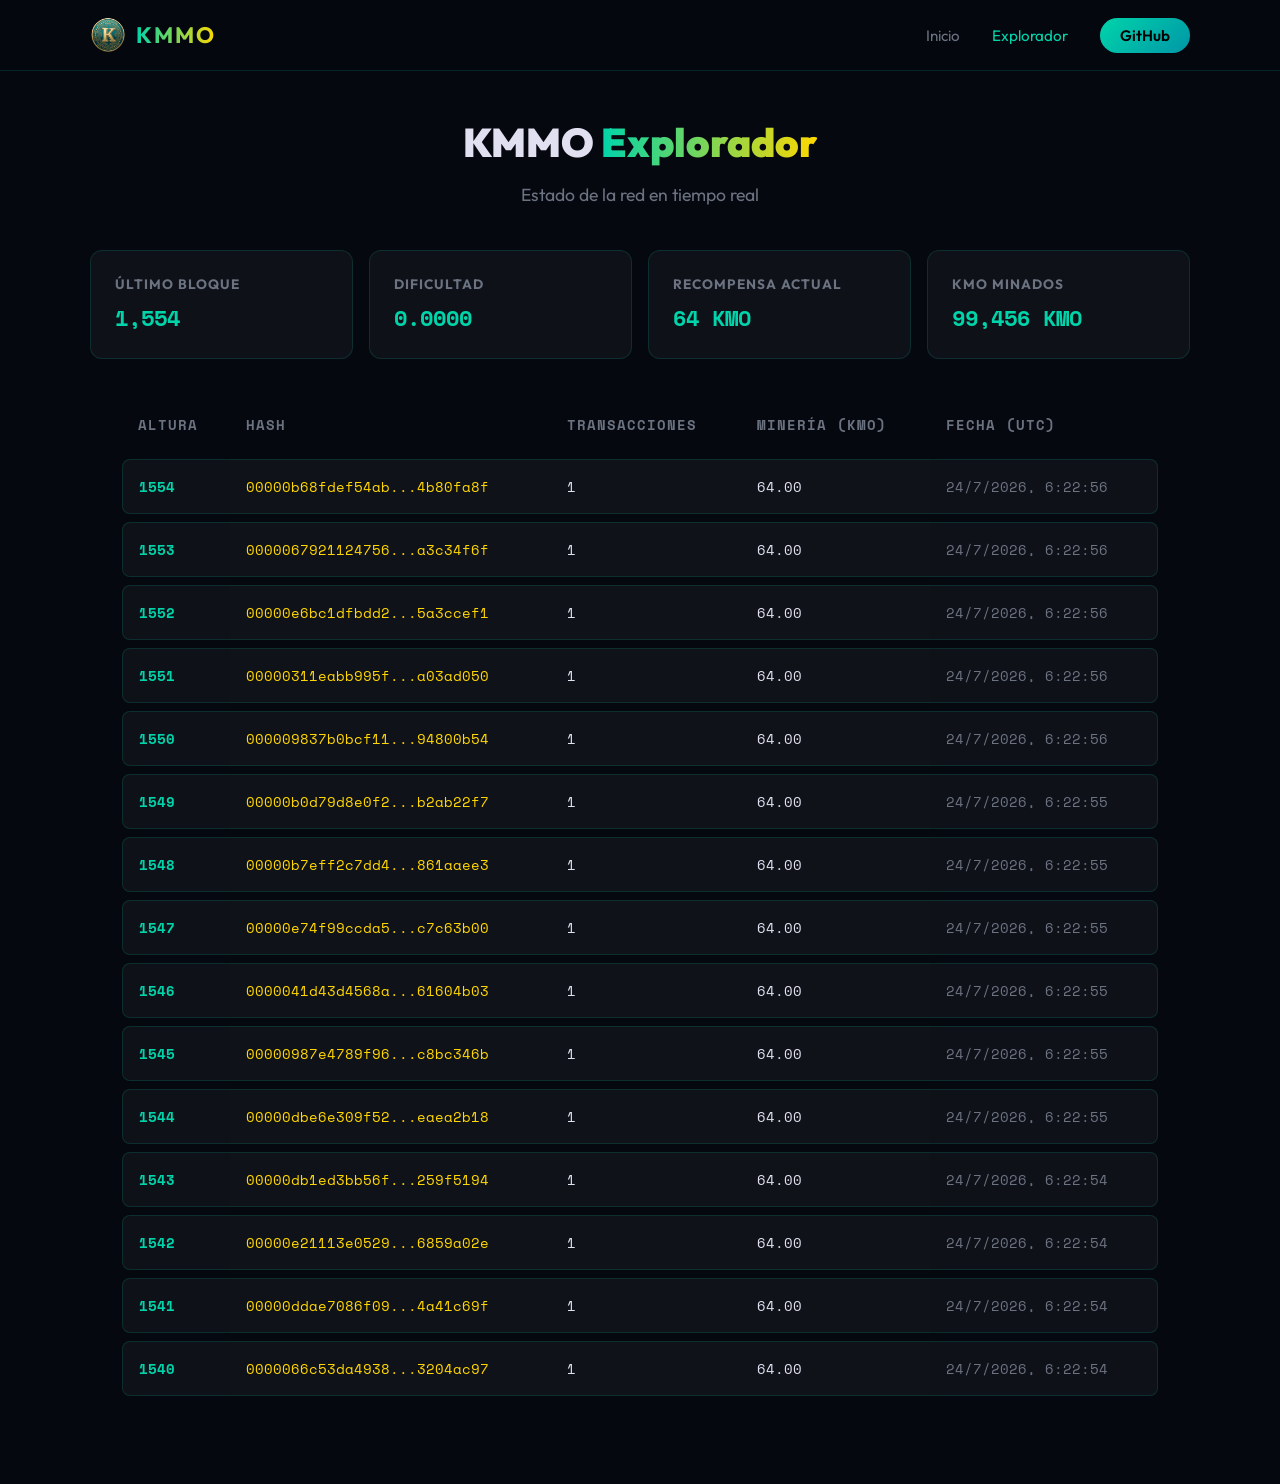
<file: explorer.html>
<!DOCTYPE html>
<html lang="es">
<head>
  <meta charset="UTF-8" />
  <meta name="viewport" content="width=device-width, initial-scale=1.0" />
  <title>KMMO Explorer</title>
  <meta name="description" content="Explorador de bloques de KMMO - Red 100% Anónima" />
  <link rel="icon" type="image/jpg" href="logo.png" />
  <link rel="preconnect" href="https://fonts.googleapis.com" />
  <link href="https://fonts.googleapis.com/css2?family=Outfit:wght@300;400;600;700;900&family=Space+Mono:wght@400;700&display=swap" rel="stylesheet" />
  <link rel="stylesheet" href="style.css" />
  <style>
    /* Estilos específicos del explorador */
    #explorer-header {
      padding: 120px 2rem 40px;
      text-align: center;
      background: var(--bg);
    }
    .explorer-stats {
      display: grid;
      grid-template-columns: repeat(auto-fit, minmax(200px, 1fr));
      gap: 1rem;
      max-width: 1100px;
      margin: 0 auto 3rem;
    }
    .stat-box {
      background: var(--card);
      border: 1px solid var(--border);
      padding: 1.5rem;
      border-radius: 12px;
    }
    .stat-box h4 {
      color: var(--muted);
      font-size: 0.85rem;
      margin-bottom: 0.5rem;
      text-transform: uppercase;
      letter-spacing: 1px;
    }
    .stat-box .value {
      font-family: 'Space Mono', monospace;
      font-size: 1.4rem;
      font-weight: 700;
      color: var(--teal);
    }
    
    .blocks-container {
      max-width: 1100px;
      margin: 0 auto 5rem;
      padding: 0 2rem;
    }
    .blocks-table {
      width: 100%;
      border-collapse: separate;
      border-spacing: 0 8px;
    }
    .blocks-table th {
      text-align: left;
      padding: 0 1rem 1rem;
      color: var(--muted);
      font-size: 0.85rem;
      text-transform: uppercase;
      letter-spacing: 1px;
      border-bottom: none;
    }
    .blocks-table td {
      padding: 1rem;
      background: var(--card);
      border-top: 1px solid var(--border);
      border-bottom: 1px solid var(--border);
    }
    .blocks-table tr td:first-child {
      border-left: 1px solid var(--border);
      border-top-left-radius: 8px;
      border-bottom-left-radius: 8px;
    }
    .blocks-table tr td:last-child {
      border-right: 1px solid var(--border);
      border-top-right-radius: 8px;
      border-bottom-right-radius: 8px;
    }
    .blocks-table tr:hover td {
      background: rgba(0,212,170,0.05);
      border-color: var(--teal);
    }
    .hash-link {
      color: var(--gold);
      font-family: 'Space Mono', monospace;
      text-decoration: none;
      font-size: 0.9rem;
    }
    .hash-link:hover { text-decoration: underline; }
    .mono { font-family: 'Space Mono', monospace; color: var(--text); font-size: 0.9rem; }
    
    .loading-spinner {
      text-align: center;
      padding: 3rem;
      color: var(--teal);
      font-family: 'Space Mono', monospace;
      animation: pulse 1.5s infinite;
    }
  </style>
</head>
<body>

  <!-- Navbar -->
  <nav id="navbar" class="scrolled">
    <div class="nav-inner">
      <div class="nav-logo">
        <img src="logo.png" alt="KMMO Logo" class="nav-coin" />
        <span class="nav-brand">KMMO</span>
      </div>
      <ul class="nav-links">
        <li><a href="index.html">Inicio</a></li>
        <li><a href="#" style="color:var(--teal)">Explorador</a></li>
        <li><a href="https://github.com/kmmo2026/kmmo-core" target="_blank" class="btn-nav">GitHub</a></li>
      </ul>
    </div>
  </nav>

  <!-- Explorer Header -->
  <section id="explorer-header">
    <h1 class="hero-title" style="font-size: 2.5rem; margin-bottom: 1rem;">KMMO <span class="gradient-text">Explorador</span></h1>
    <p class="hero-sub" style="margin: 0 auto;">Estado de la red en tiempo real</p>
  </section>

  <!-- Stats -->
  <div class="explorer-stats">
    <div class="stat-box">
      <h4>Último Bloque</h4>
      <div class="value" id="stat-blocks">Cargando...</div>
    </div>
    <div class="stat-box">
      <h4>Dificultad</h4>
      <div class="value" id="stat-diff">Cargando...</div>
    </div>
    <div class="stat-box">
      <h4>Recompensa Actual</h4>
      <div class="value">64 KMO</div>
    </div>
    <div class="stat-box">
      <h4>KMO Minados</h4>
      <div class="value" id="stat-supply">Cargando...</div>
    </div>
  </div>

  <!-- Blocks List -->
  <div class="blocks-container">
    <div id="loading" class="loading-spinner">Sincronizando con la red KMMO...</div>
    <table class="blocks-table" id="blocks-table" style="display:none;">
      <thead>
        <tr>
          <th>Altura</th>
          <th>Hash</th>
          <th>Transacciones</th>
          <th>Minería (KMO)</th>
          <th>Fecha (UTC)</th>
        </tr>
      </thead>
      <tbody id="blocks-body">
        <!-- Generado con JS -->
      </tbody>
    </table>
  </div>

  <script>
    async function loadExplorerData() {
      try {
        // Añadimos timestamp para evitar caché
        const response = await fetch('data.json?t=' + new Date().getTime());
        if (!response.ok) throw new Error('No data yet');
        const data = await response.json();
        
        // Actualizar estadísticas
        document.getElementById('stat-blocks').innerText = data.network.blocks.toLocaleString();
        document.getElementById('stat-diff').innerText = data.network.difficulty.toFixed(4);
        
        // Calcular supply aproximado basado en la altura del bloque (64 KMO por bloque inicial)
        const supply = data.network.blocks * 64;
        document.getElementById('stat-supply').innerText = supply.toLocaleString() + ' KMO';

        // Actualizar tabla
        const tbody = document.getElementById('blocks-body');
        tbody.innerHTML = '';
        
        data.blocks.forEach(block => {
          const date = new Date(block.time * 1000).toLocaleString('es-ES', { timeZone: 'UTC' });
          const row = document.createElement('tr');
          row.innerHTML = `
            <td class="mono" style="color:var(--teal); font-weight:bold;">${block.height}</td>
            <td><a href="#" class="hash-link" title="${block.hash}">${block.hash.substring(0, 16)}...${block.hash.substring(56)}</a></td>
            <td class="mono">${block.tx_count}</td>
            <td class="mono">64.00</td>
            <td class="mono" style="color:var(--muted)">${date}</td>
          `;
          tbody.appendChild(row);
        });

        document.getElementById('loading').style.display = 'none';
        document.getElementById('blocks-table').style.display = 'table';
      } catch (err) {
        document.getElementById('loading').innerText = 'Esperando el primer bloque publicado...';
        console.error(err);
      }
    }

    // Refrescar cada 10 segundos la página por si hay archivo JSON nuevo
    loadExplorerData();
    setInterval(loadExplorerData, 10000);
  </script>
</body>
</html>
</file>
<file: style.css>
* { margin: 0; padding: 0; box-sizing: border-box; }

:root {
  --bg: #060810;
  --bg2: #0c0f1a;
  --teal: #00d4aa;
  --gold: #ffd700;
  --text: #e0e0f0;
  --muted: #6b7280;
  --card: rgba(255,255,255,0.04);
  --border: rgba(0,212,170,0.15);
}

html { scroll-behavior: smooth; }

body {
  font-family: 'Outfit', sans-serif;
  background: var(--bg);
  color: var(--text);
  overflow-x: hidden;
}

#particles {
  position: fixed;
  top: 0; left: 0;
  width: 100%; height: 100%;
  pointer-events: none;
  z-index: 0;
}

/* NAVBAR */
#navbar {
  position: fixed;
  top: 0; left: 0; right: 0;
  z-index: 100;
  padding: 0 2rem;
  transition: background 0.3s;
}
#navbar.scrolled {
  background: rgba(6,8,16,0.92);
  backdrop-filter: blur(12px);
  border-bottom: 1px solid var(--border);
}
.nav-inner {
  max-width: 1100px;
  margin: 0 auto;
  display: flex;
  align-items: center;
  justify-content: space-between;
  height: 70px;
}
.nav-logo {
  display: flex;
  align-items: center;
  gap: 10px;
}
.nav-coin {
  width: 36px;
  height: 36px;
  border-radius: 50%;
  object-fit: cover;
}
.nav-brand {
  font-size: 1.4rem;
  font-weight: 700;
  background: linear-gradient(90deg, var(--teal), var(--gold));
  -webkit-background-clip: text;
  -webkit-text-fill-color: transparent;
  letter-spacing: 2px;
}
.nav-links {
  display: flex;
  align-items: center;
  gap: 2rem;
  list-style: none;
}
.nav-links a {
  color: var(--muted);
  text-decoration: none;
  font-size: 0.95rem;
  transition: color 0.2s;
}
.nav-links a:hover { color: var(--teal); }
.btn-nav {
  background: linear-gradient(135deg, var(--teal), #0097a7);
  color: #000 !important;
  padding: 8px 20px;
  border-radius: 30px;
  font-weight: 600;
  transition: transform 0.2s, box-shadow 0.2s !important;
}
.btn-nav:hover {
  transform: translateY(-2px);
  box-shadow: 0 6px 20px rgba(0,212,170,0.4);
}

/* HERO */
#hero {
  position: relative;
  min-height: 100vh;
  display: flex;
  align-items: center;
  padding: 100px 2rem 60px;
  z-index: 1;
}
.hero-content {
  max-width: 1100px;
  margin: 0 auto;
  display: flex;
  align-items: center;
  gap: 5rem;
}
.coin-wrapper {
  position: relative;
  flex-shrink: 0;
}
/* ── 3D Coin canvas ── */
#coinCanvas {
  width: 320px;
  height: 320px;
  position: relative;
  z-index: 2;
  display: block;
}

.coin-glow {
  position: absolute;
  top: 50%; left: 50%;
  transform: translate(-50%,-50%);
  width: 340px;
  height: 340px;
  border-radius: 50%;
  background: radial-gradient(circle, rgba(0,212,170,0.25) 0%, transparent 70%);
  animation: pulse 4s ease-in-out infinite;
  z-index: 1;
}
@keyframes pulse {
  0%,100% { transform: translate(-50%,-50%) scale(1); opacity: 0.6; }
  50%      { transform: translate(-50%,-50%) scale(1.15); opacity: 1; }
}


.hero-badge {
  display: inline-block;
  background: rgba(0,212,170,0.1);
  border: 1px solid var(--border);
  color: var(--teal);
  padding: 6px 16px;
  border-radius: 30px;
  font-size: 0.82rem;
  font-weight: 600;
  letter-spacing: 0.5px;
  margin-bottom: 1.5rem;
}
.hero-title {
  font-size: 3.8rem;
  font-weight: 900;
  line-height: 1.1;
  margin-bottom: 1.2rem;
}
.gradient-text {
  background: linear-gradient(90deg, var(--teal), var(--gold));
  -webkit-background-clip: text;
  -webkit-text-fill-color: transparent;
}
.hero-sub {
  color: var(--muted);
  font-size: 1.1rem;
  line-height: 1.7;
  margin-bottom: 2rem;
  max-width: 520px;
}
.hero-buttons {
  display: flex;
  gap: 1rem;
  margin-bottom: 2.5rem;
}
.btn-primary {
  background: linear-gradient(135deg, var(--teal), #0097a7);
  color: #000;
  padding: 14px 32px;
  border-radius: 50px;
  font-weight: 700;
  text-decoration: none;
  font-size: 1rem;
  transition: transform 0.2s, box-shadow 0.2s;
  display: inline-block;
}
.btn-primary:hover {
  transform: translateY(-3px);
  box-shadow: 0 10px 30px rgba(0,212,170,0.4);
}
.btn-secondary {
  background: transparent;
  color: var(--text);
  padding: 14px 32px;
  border-radius: 50px;
  font-weight: 600;
  text-decoration: none;
  font-size: 1rem;
  border: 1px solid var(--border);
  transition: border-color 0.2s, color 0.2s;
  display: inline-block;
}
.btn-secondary:hover {
  border-color: var(--teal);
  color: var(--teal);
}
.hero-stats {
  display: flex;
  align-items: center;
  gap: 1.5rem;
}
.stat { text-align: left; }
.stat-value {
  display: block;
  font-size: 1.5rem;
  font-weight: 700;
  font-family: 'Space Mono', monospace;
  background: linear-gradient(90deg, var(--teal), var(--gold));
  -webkit-background-clip: text;
  -webkit-text-fill-color: transparent;
}
.stat-label {
  display: block;
  font-size: 0.78rem;
  color: var(--muted);
  margin-top: 2px;
}
.stat-divider {
  width: 1px;
  height: 40px;
  background: var(--border);
}
.scroll-indicator {
  position: absolute;
  bottom: 2rem;
  left: 50%;
  transform: translateX(-50%);
  animation: bounce 2s ease-in-out infinite;
}
.scroll-arrow {
  width: 24px;
  height: 24px;
  border-right: 2px solid var(--teal);
  border-bottom: 2px solid var(--teal);
  transform: rotate(45deg);
}
@keyframes bounce {
  0%,100% { transform: translateX(-50%) translateY(0); }
  50% { transform: translateX(-50%) translateY(8px); }
}

/* SECTIONS */
section { padding: 100px 2rem; position: relative; z-index: 1; }
.container { max-width: 1100px; margin: 0 auto; }
.section-header { text-align: center; margin-bottom: 4rem; }
.section-tag {
  display: inline-block;
  background: rgba(0,212,170,0.1);
  border: 1px solid var(--border);
  color: var(--teal);
  padding: 5px 14px;
  border-radius: 30px;
  font-size: 0.8rem;
  font-weight: 600;
  letter-spacing: 1px;
  text-transform: uppercase;
  margin-bottom: 1rem;
}
.section-header h2 {
  font-size: 2.6rem;
  font-weight: 800;
  line-height: 1.2;
}

/* ABOUT */
#about { background: var(--bg2); }
.features-grid {
  display: grid;
  grid-template-columns: repeat(3, 1fr);
  gap: 1.5rem;
}
.feature-card {
  background: var(--card);
  border: 1px solid var(--border);
  border-radius: 16px;
  padding: 2rem;
  transition: transform 0.3s, border-color 0.3s, box-shadow 0.3s;
}
.feature-card:hover {
  transform: translateY(-6px);
  border-color: var(--teal);
  box-shadow: 0 10px 30px rgba(0,212,170,0.1);
}
.feature-icon { font-size: 2.2rem; margin-bottom: 1rem; }
.feature-card h3 { font-size: 1.1rem; font-weight: 700; margin-bottom: 0.7rem; }
.feature-card p { color: var(--muted); font-size: 0.92rem; line-height: 1.6; }

/* TOKENOMICS */
#tokenomics { background: var(--bg); }
.tokenomics-grid {
  display: grid;
  grid-template-columns: repeat(4, 1fr);
  gap: 1.5rem;
  margin-bottom: 3rem;
}
.glass {
  background: rgba(255,255,255,0.03);
  border: 1px solid var(--border);
  border-radius: 16px;
  backdrop-filter: blur(10px);
}
.token-card {
  padding: 2rem;
  text-align: center;
  transition: transform 0.3s;
}
.token-card:hover { transform: translateY(-4px); }
.token-number {
  font-family: 'Space Mono', monospace;
  font-size: 1.8rem;
  font-weight: 700;
  margin-bottom: 0.5rem;
}
.token-label {
  font-size: 0.85rem;
  font-weight: 600;
  color: var(--text);
  margin-bottom: 0.8rem;
}
.token-card p { color: var(--muted); font-size: 0.83rem; line-height: 1.6; }

.halving-table { padding: 2rem; }
.halving-table h3 {
  font-size: 1.2rem;
  font-weight: 700;
  margin-bottom: 1.5rem;
  text-align: center;
}
table { width: 100%; border-collapse: collapse; }
th, td {
  padding: 12px 16px;
  text-align: left;
  border-bottom: 1px solid var(--border);
  font-size: 0.9rem;
}
th { color: var(--teal); font-weight: 600; font-family: 'Space Mono', monospace; }
td { color: var(--text); }
tr.muted td { color: var(--muted); }
tr:hover td { background: rgba(0,212,170,0.03); }

/* STEPS */
#mine { background: var(--bg2); }
.steps-grid {
  display: flex;
  align-items: center;
  gap: 1rem;
}
.step-card {
  flex: 1;
  background: var(--card);
  border: 1px solid var(--border);
  border-radius: 16px;
  padding: 2rem;
  text-align: center;
  transition: transform 0.3s, border-color 0.3s;
}
.step-card:hover {
  transform: translateY(-6px);
  border-color: var(--teal);
}
.step-number {
  font-family: 'Space Mono', monospace;
  font-size: 2.5rem;
  font-weight: 700;
  background: linear-gradient(135deg, var(--teal), var(--gold));
  -webkit-background-clip: text;
  -webkit-text-fill-color: transparent;
  margin-bottom: 1rem;
}
.step-card h3 { font-size: 1rem; font-weight: 700; margin-bottom: 0.6rem; }
.step-card p { color: var(--muted); font-size: 0.85rem; line-height: 1.6; }
.step-arrow { color: var(--teal); font-size: 1.5rem; flex-shrink: 0; }

/* DOWNLOAD */
#download { background: var(--bg); }
.download-box {
  display: flex;
  align-items: center;
  gap: 3rem;
  padding: 3rem;
}
.download-coin {
  width: 180px;
  height: 180px;
  flex-shrink: 0;
  position: relative;
  perspective: 800px;
}
.download-text h2 { font-size: 2rem; font-weight: 800; margin-bottom: 1rem; }
.download-text p { color: var(--muted); line-height: 1.7; margin-bottom: 1.5rem; }
.download-buttons { display: flex; gap: 1rem; }

/* FOOTER */
footer {
  background: var(--bg2);
  border-top: 1px solid var(--border);
  padding: 3rem 2rem;
  position: relative;
  z-index: 1;
}
.footer-inner { text-align: center; }
.footer-brand {
  display: flex;
  align-items: center;
  justify-content: center;
  gap: 10px;
  margin-bottom: 1rem;
}
.footer-coin {
  width: 40px;
  height: 40px;
  border-radius: 50%;
  object-fit: cover;
}
.footer-brand span {
  font-size: 1.3rem;
  font-weight: 700;
  background: linear-gradient(90deg, var(--teal), var(--gold));
  -webkit-background-clip: text;
  -webkit-text-fill-color: transparent;
  letter-spacing: 2px;
}
.footer-msg { color: var(--muted); font-size: 0.9rem; line-height: 1.7; margin-bottom: 1.5rem; }
.footer-links { margin-bottom: 1.5rem; }
.footer-links a {
  color: var(--teal);
  text-decoration: none;
  font-size: 0.9rem;
  font-weight: 600;
  transition: opacity 0.2s;
}
.footer-links a:hover { opacity: 0.7; }
.footer-copy { color: var(--muted); font-size: 0.8rem; }

@media (max-width: 900px) {
  .hero-content { flex-direction: column; text-align: center; gap: 2rem; }
  .hero-coin { width: 220px; height: 220px; }
  .hero-title { font-size: 2.5rem; }
  .hero-buttons { justify-content: center; }
  .hero-stats { justify-content: center; }
  .features-grid { grid-template-columns: 1fr 1fr; }
  .tokenomics-grid { grid-template-columns: 1fr 1fr; }
  .steps-grid { flex-direction: column; }
  .step-arrow { transform: rotate(90deg); }
  .download-box { flex-direction: column; text-align: center; }
  .download-buttons { justify-content: center; }
  .nav-links { display: none; }
}
</file>
